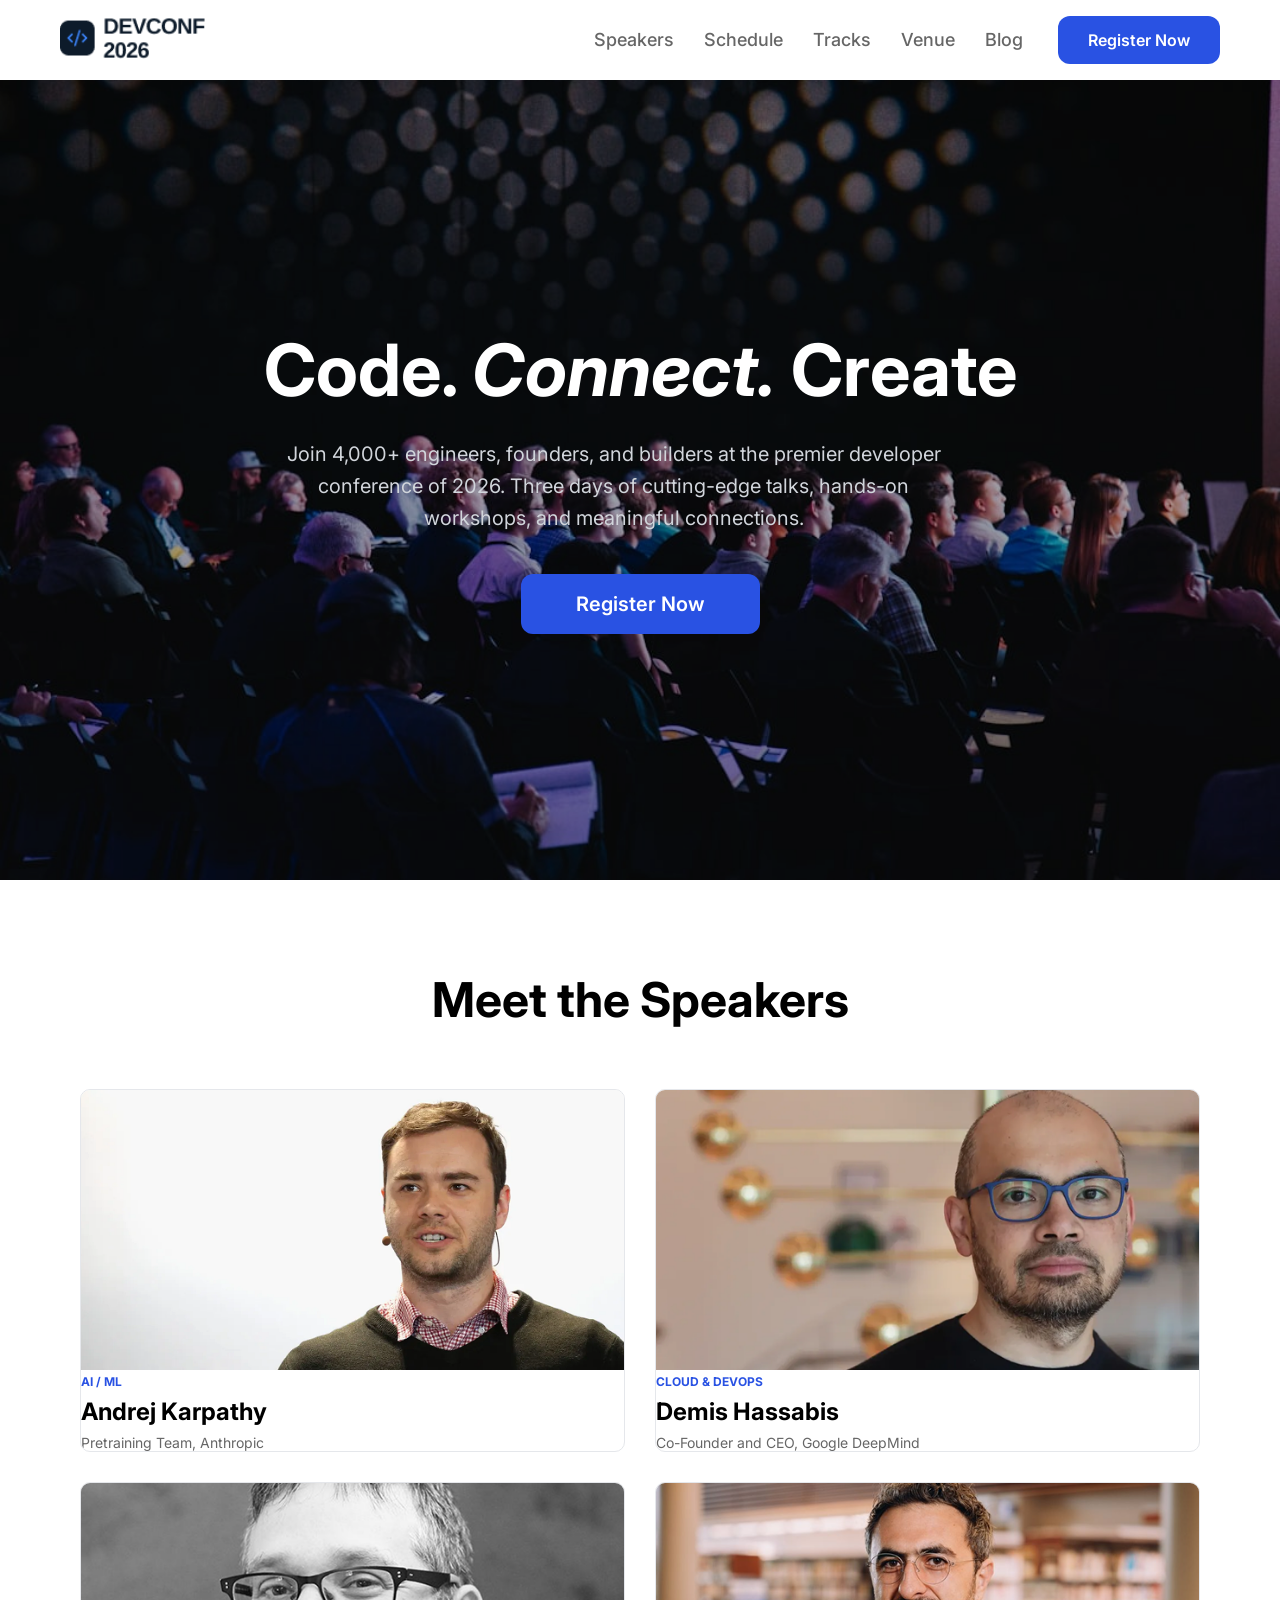
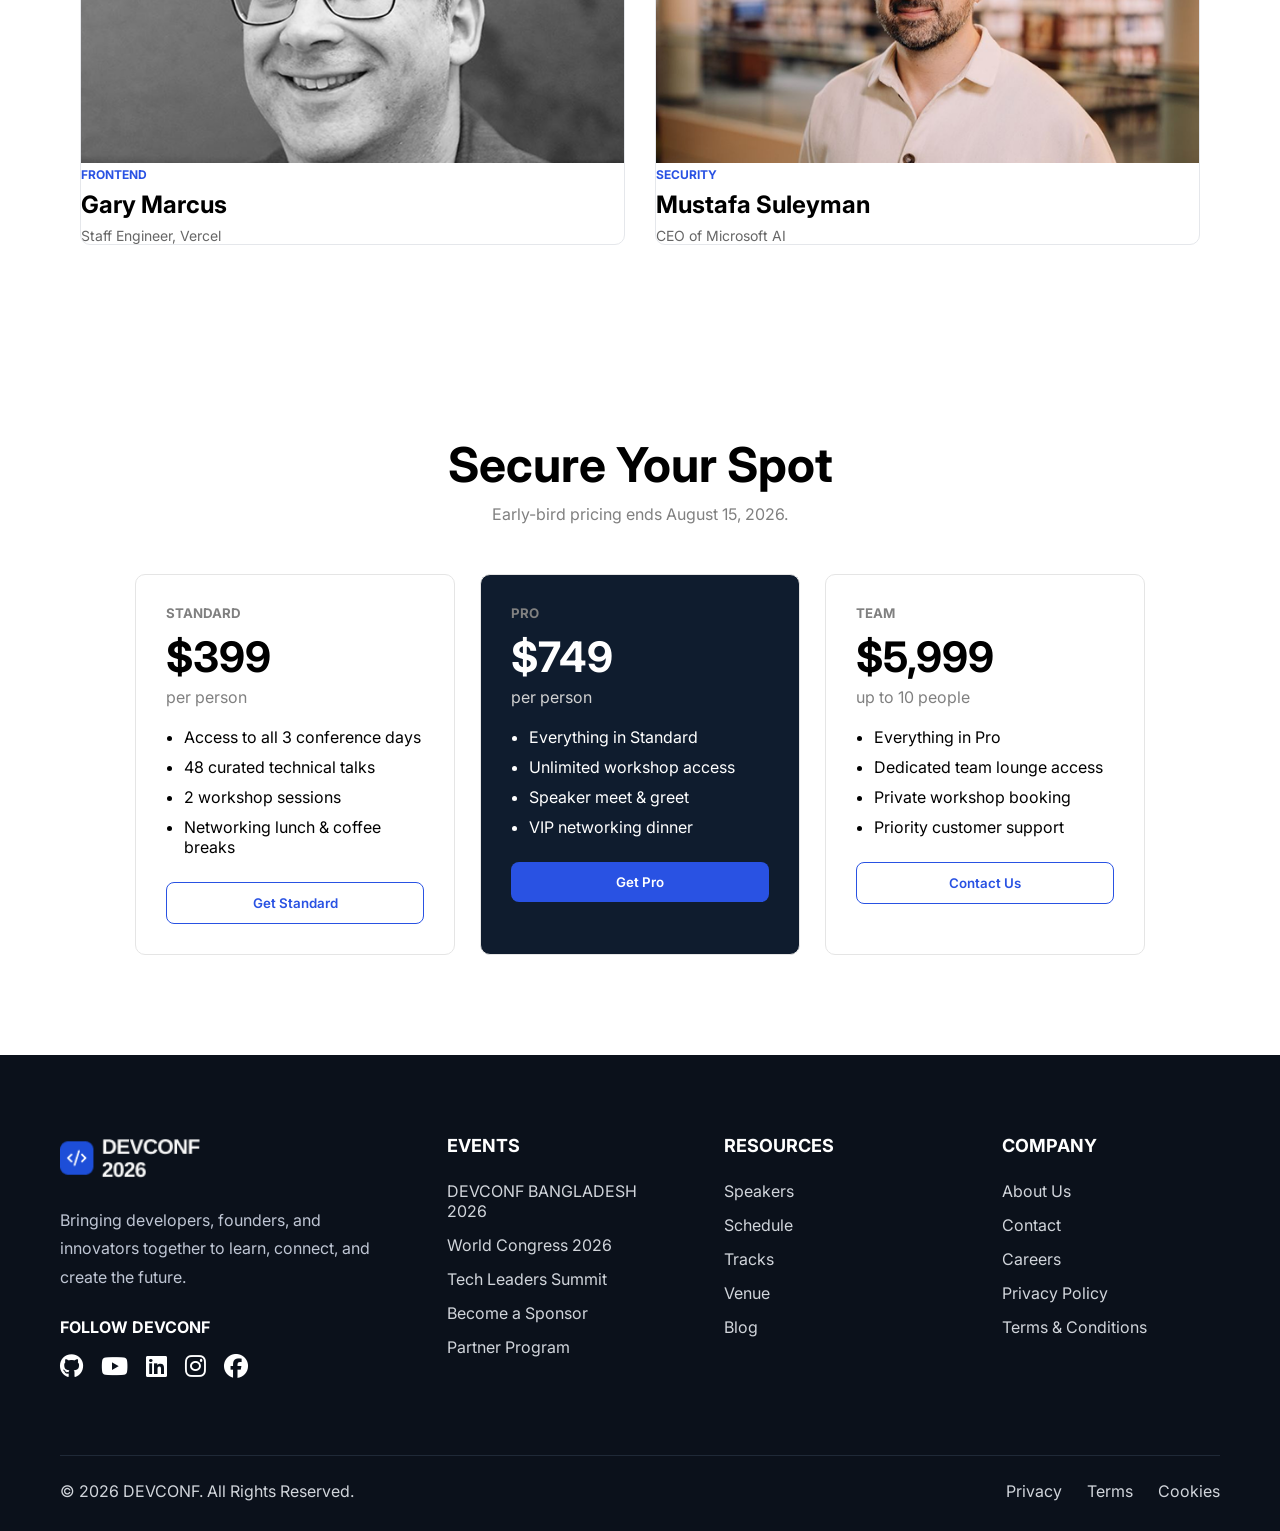
<file: index.html>
<!DOCTYPE html>
<html lang="en">
<head>
    <meta charset="UTF-8">
    <meta name="viewport" content="width=device-width, initial-scale=1.0">
    <title> Developer Conference 2026 </title>
    <link rel="stylesheet" href="./styles/style.css">

<link rel="stylesheet"
href="https://cdnjs.cloudflare.com/ajax/libs/font-awesome/6.5.2/css/all.min.css">



<link rel="preconnect" href="https://fonts.googleapis.com">
<link rel="preconnect" href="https://fonts.gstatic.com" crossorigin>

<link href="https://fonts.googleapis.com/css2?family=Inter:wght@100..900&display=swap" rel="stylesheet">


</head>
<body>
    <!-- Navigation Bar -->
    <header>
    <nav class="navbar">

        <div class="logo">
            <img src="./assets/logo.png" alt="DEVCONF 2026 Logo">
        </div>

        <ul class="nav-links">
            <li><a href="#speakers">Speakers</a></li>
            <li><a href="#schedule">Schedule</a></li>
            <li><a href="#tracks">Tracks</a></li>
            <li><a href="#venue">Venue</a></li>
            <li><a href="#blog">Blog</a></li>
        </ul>

       <a href="register.html" class="register01-btn"> Register Now </a>
    
    </nav>
</header>

<!-- Banner Section -->

 <section class="banner">

    <div class="banner-content">

        <h1>
            Code. <em>Connect.</em> Create
        </h1>

        <p>
            Join 4,000+ engineers, founders, and builders at the premier
            developer conference of 2026. Three days of cutting-edge talks,
            hands-on workshops, and meaningful connections.
        </p>

        <a href="register.html" class="register02-btn">Register Now</a>

    </div>

</section>

<!-- Speakers Section -->

<section class="speakers-section">

    <h2 class="section-title">Meet the Speakers</h2>

    <div class="speaker-container">

        <div class="speaker-card">
            <img src="./assets/andrej.png" alt="Andrej Karpathy">

            <div class="speaker-info">
                <h5>AI / ML</h5>
                <h3>Andrej Karpathy</h3>
                <p>Pretraining Team, Anthropic</p>
            </div>
        </div>

        <div class="speaker-card">
            <img src="./assets/demis.png" alt="Demis Hassabis">

            <div class="speaker-info">
                <h5>Cloud & DevOps</h5>
                <h3>Demis Hassabis</h3>
                <p>Co-Founder and CEO, Google DeepMind</p>
            </div>
        </div>

        <div class="speaker-card">
            <img src="./assets/gary.png" alt="Gary Marcus">

            <div class="speaker-info">
                <h5>Frontend</h5>
                <h3>Gary Marcus</h3>
                <p>Staff Engineer, Vercel</p>
            </div>
        </div>

        <div class="speaker-card">
            <img src="./assets/mustafa.png" alt="Mustafa Suleyman">

            <div class="speaker-info">
                <h5>Security</h5>
                <h3>Mustafa Suleyman</h3>
                <p>CEO of Microsoft AI</p>
            </div>
        </div>

    </div>

</section>

<!-- Pricing Section -->

<section class="pricing">

    <h2>Secure Your Spot</h2>
    <p class="pricing-subtitle">
        Early-bird pricing ends August 15, 2026.
    </p>

    <div class="pricing-cards">

        <!-- Card 1 -->
        <div class="card">
            <h5>STANDARD</h5>
            <h3>$399</h3>
            <p>per person</p>

            <ul>
                <li>Access to all 3 conference days</li>
                <li>48 curated technical talks</li>
                <li>2 workshop sessions</li>
                <li>Networking lunch & coffee breaks</li>
            </ul>

            <button class="price-btn">Get Standard</button>
        </div>

        <!-- Card 2 -->
        <div class="card pro">
            <h5>PRO</h5>
            <h3>$749</h3>
            <p>per person</p>

            <ul>
                <li>Everything in Standard</li>
                <li>Unlimited workshop access</li>
                <li>Speaker meet & greet</li>
                <li>VIP networking dinner</li>
            </ul>

            <button class="price-btn pro-btn">Get Pro</button>
        </div>

        <!-- Card 3 -->
        <div class="card">
            <h5>TEAM</h5>
            <h3>$5,999</h3>
            <p>up to 10 people</p>

            <ul>
                <li>Everything in Pro</li>
                <li>Dedicated team lounge access</li>
                <li>Private workshop booking</li>
                <li>Priority customer support</li>
            </ul>

            <button class="price-btn">Contact Us</button>
        </div>

    </div>

</section>

<!-- My placeholder -->

<footer class="footer">

    <div class="footer-top">

        <div class="footer-column"> 
          <img src="./assets/footer-logo.png" alt="DEVCONF 2026 Logo" class="footer-logo">

            <p>
                Bringing developers, founders, and innovators together
                to learn, connect, and create the future.
            </p>

            <h4 class="social-title">FOLLOW DEVCONF</h4>

            <div class="social-icons">

                <a href="https://github.com/programminghero1">
                    <i class="fa-brands fa-github"></i>
                </a>

                <a href="https://www.youtube.com/@programmingherobangladesh">
                    <i class="fa-brands fa-youtube"></i>
                </a>

                <a href="https://www.linkedin.com/company/programminghero">
                    <i class="fa-brands fa-linkedin"></i>
                </a>

                <a href="https://www.instagram.com/programminghero/">
                    <i class="fa-brands fa-instagram"></i>
                </a>

                <a href="https://www.facebook.com/programmingherowebcourse">
                    <i class="fa-brands fa-facebook"></i>
                </a>

            </div>
        </div>

        <div class="footer-column">
            <h3>EVENTS</h3>

            <a href="#">DEVCONF BANGLADESH 2026</a>
            <a href="#">World Congress 2026</a>
            <a href="#">Tech Leaders Summit</a>
            <a href="#">Become a Sponsor</a>
            <a href="#">Partner Program</a>
        </div>

        <div class="footer-column">
            <h3>RESOURCES</h3>

            <a href="#">Speakers</a>
            <a href="#">Schedule</a>
            <a href="#">Tracks</a>
            <a href="#">Venue</a>
            <a href="#">Blog</a>
        </div>

        <div class="footer-column">
            <h3>COMPANY</h3>

            <a href="#">About Us</a>
            <a href="#">Contact</a>
            <a href="#">Careers</a>
            <a href="#">Privacy Policy</a>
            <a href="#">Terms & Conditions</a>
        </div>

    </div>

    <div class="footer-bottom">

        <p>© 2026 DEVCONF. All Rights Reserved.</p>

        <div class="footer-links">
            <a href="#">Privacy</a>
            <a href="#">Terms</a>
            <a href="#">Cookies</a>
        </div>

    </div>

</footer>




</body>
</html>
</file>
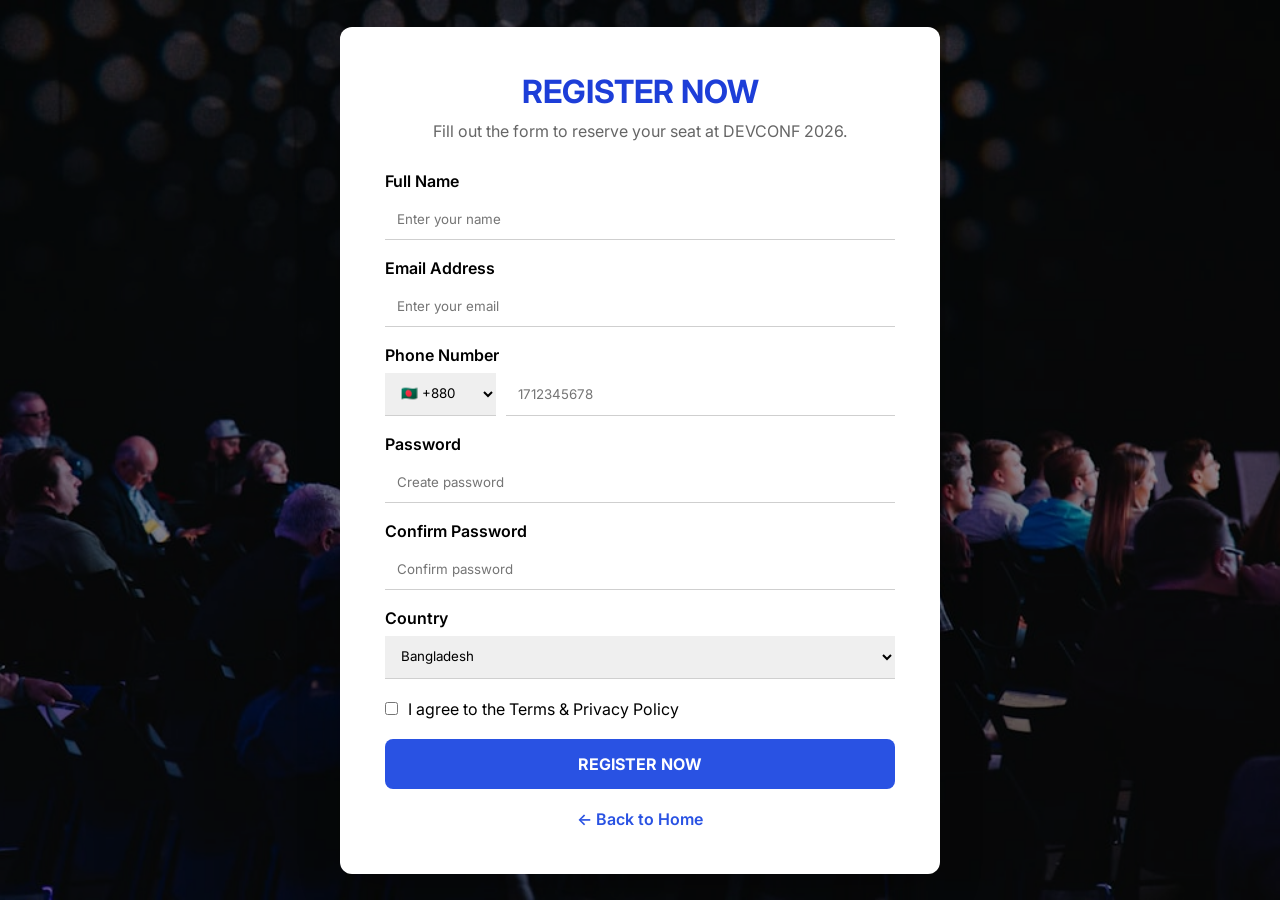
<file: register.html>
<!DOCTYPE html>
<html lang="en">
<head>
    <meta charset="UTF-8">
    <meta name="viewport" content="width=device-width, initial-scale=1.0">
    <title>Register | DEVCONF 2026</title>

    <link rel="stylesheet" href="./styles/register.css">

<link rel="preconnect" href="https://fonts.googleapis.com">
<link rel="preconnect" href="https://fonts.gstatic.com" crossorigin>

<link href="https://fonts.googleapis.com/css2?family=Inter:wght@100..900&display=swap" rel="stylesheet">

</head>
<body>

<div class="register-container">

    <h1>REGISTER NOW</h1>

    <p>
        Fill out the form to reserve your seat at DEVCONF 2026.
    </p>

    <form>

        <div class="input-group">
            <label>Full Name</label>
            <input type="text" placeholder="Enter your name">
        </div>

        <div class="input-group">
            <label>Email Address</label>
            <input type="email" placeholder="Enter your email">
        </div>

        <div class="input-group">
            <label>Phone Number</label>

            <div class="phone-box">

                <select>
                    <option selected>🇧🇩 +880</option>
                    <option>🇮🇳 +91</option>
                    <option>🇵🇰 +92</option>
                    <option>🇳🇵 +977</option>
                    <option>🇺🇸 +1</option>
                </select>

                <input type="tel" placeholder="1712345678">

            </div>
        </div>

        <div class="input-group">
            <label>Password</label>
            <input type="password" placeholder="Create password">
        </div>

        <div class="input-group">
            <label>Confirm Password</label>
            <input type="password" placeholder="Confirm password">
        </div>

        <div class="input-group">
            <label>Country</label>

            <select>
                <option selected>Bangladesh</option>
                <option>India</option>
                <option>Pakistan</option>
                <option>Nepal</option>
                <option>United States</option>
            </select>
        </div>

        <div class="checkbox">
            <input type="checkbox">
            <span>I agree to the Terms & Privacy Policy</span>
        </div>

        <button type="submit" class="submit-btn">
            REGISTER NOW
        </button>

    </form>

    <a href="index.html" class="back-home">
        ← Back to Home
    </a>

</div>

</body>
</html>
</file>
<file: styles/style.css>
/* Reset */
*{
    font-family: "Inter", sans-serif;
    margin: 0;
    padding: 0;
    box-sizing: border-box;
}



/* Navbar */
.navbar{
    display: flex;
justify-content: space-between;
    align-items: center;
    padding: 14px 60px;
    background-color: #ffffff;
}

/* Logo */
.logo{
    flex: 1;
}

.logo img{
    width: 145px;
    height: auto;
}

/* Navigation Links */
.nav-links{
    flex: 1;
    display: flex;
    justify-content: center;
    gap: 30px;
    list-style: none;
    

}

.nav-links a{
    text-decoration: none;
    color: #666666;
    font-size: 18px;
    font-weight: 500;
}

/* Button */
.register01-btn{
    background-color: #2952E3;
    color: white;
    border: none;
    padding: 14px 30px;
    border-radius: 12px;
    font-size: 16px;
    font-weight: 600;
    cursor: pointer;
}

/* banner section */

.banner{
background-size: cover;
background-position: center;

align-items: center;
text-align: center;

}

.register02-btn{
    background-color: #2952E3;
    color: white;
    border: none;
    padding: 18px 55px;
    border-radius: 12px;
    font-size: 20px;
    font-weight: 600;
    cursor: pointer;
}




.banner{
    background-image: url("../assets/banner.jpg");
    background-size: cover;
    background-position: center;

    height: 800px;

    display: flex;
    justify-content: center;
    align-items: center;

    text-align: center;



box-shadow: inset 0 0 0 1000px rgba(0,0,0,0.35);

}

.banner-content{
    max-width: 850px;
}


.banner-content h1{
    color: white;
    
    margin-bottom: 25px;

    
    font-size: 72px;
    font-weight: 700;
}


.banner-content p{
    color: #d1d5db;
    font-size: 20px;
    line-height: 1.6;
    margin-bottom: 40px;
    max-width: 700px;
}





/* Speakers Section */

.speakers-section{
    padding: 90px 80px;
    background-color: white;
}

.section-title{
    text-align: center;
    font-size: 48px;
    font-weight: 700;

    margin-bottom: 60px;
}

.speaker-container{
    display: grid;

    grid-template-columns: repeat(2, 1fr);

    gap: 30px;

    max-width: 1200px;

    margin: 0 auto;
}



.speaker-card{
    border: 1px solid #E5E7EB;

    border-radius: 10px;

    overflow: hidden;

    background-color: white;
}

.speaker-card img{
    width: 100%;

    height: 280px;

    object-fit: cover;
}

.speaker-info h5{
    color: #2952E3;

    font-size: 12px;

    margin-bottom: 8px;

    text-transform: uppercase;
}


.speaker-info h3{
    font-size: 24px;

    margin-bottom: 8px;
}


.speaker-info p{
    color: #666666;

    font-size: 14px;
}



/* Pricing Section */

.pricing{
    padding: 100px 80px;
    text-align: center;
}

.pricing h2{
    font-size: 48px;
    margin-bottom: 10px;
}

.pricing-subtitle{
    color: gray;
    margin-bottom: 50px;
}

.pricing-cards{
    display: flex;
    justify-content: center;
    gap: 25px;
}

.card{
    width: 320px;
    padding: 30px;
    border: 1px solid #e5e5e5;
    border-radius: 10px;
    text-align: left;
    background-color: white;
}

.card h5{
    color: gray;
    margin-bottom: 10px;
}

.card h3{
    font-size: 42px;
    margin-bottom: 5px;
}

.card p{
    color: gray;
    margin-bottom: 20px;
}

.card ul{
    margin-bottom: 25px;
    padding-left: 18px;
}

.card ul li{
    margin-bottom: 10px;
}

.price-btn{
    width: 100%;
    padding: 12px;
    border: 1px solid #2952E3;
    border-radius: 8px;
    background: white;
    color: #2952E3;
    font-weight: 600;
    cursor: pointer;
}

/* Middle Card */

.pro{
    background-color: #0F1C2E;
    color: white;
}

.pro p{
    color: #d1d1d1;
}

.pro-btn{
    background-color: #2952E3;
    color: white;
    border: none;
}


/* My placeholder */


.footer-logo {
    width: 140px;
    height: auto;
    margin-bottom: 25px;
    display: block;
}




.footer{
    background: #0B111B;
    padding: 80px 60px 30px;
}

.footer-top{
    max-width: 1300px;
    margin: 0 auto;

    display: grid;
    grid-template-columns: 1.5fr 1fr 1fr 1fr;

    gap: 60px;
}

.footer-column{
    display: flex;
    flex-direction: column;
}

.footer-column h3{
    color: white;
    font-size: 18px;
    margin-bottom: 25px;
}

.footer-column p{
    color: #BFC6D4;
    line-height: 1.8;
    margin-bottom: 25px;
}

.footer-column a{
    text-decoration: none;
    color: #D1D5DB;

    margin-bottom: 14px;

    transition: 0.3s;
}

.footer-column a:hover{
    color: #2952E3;
}

.social-title{
    color: white;
    margin-bottom: 15px;
    font-size: 16px;
}

.social-icons{
    display: flex;
    gap: 18px;
}

.social-icons a{
    color: white;
    font-size: 24px;
}

.social-icons a:hover{
    color: #2952E3;
}

.footer-bottom{
    max-width: 1300px;
    margin: 60px auto 0;

    padding-top: 25px;

    border-top: 1px solid #1F2937;

    display: flex;
    justify-content: space-between;
    align-items: center;
}

.footer-bottom p{
    color: #D1D5DB;
}

.footer-links{
    display: flex;
    gap: 25px;
}

.footer-links a{
    text-decoration: none;
    color: #D1D5DB;
}

.footer-links a:hover{
    color: #2952E3;
}

.register01-btn,
.register02-btn{
    text-decoration: none;
    display: inline-block;
}
</file>
<file: styles/register.css>
*{
    font-family: "Inter", sans-serif;
    margin:0;
    padding:0;
    box-sizing:border-box;
}

body{
    min-height:100vh;

    display:flex;
    justify-content:center;
    align-items:center;

    background-image:url("../assets/banner.jpg");
    background-size:cover;
    background-position:center;

    box-shadow: inset 0 0 0 1000px rgba(0,0,0,.45);
}

.register-container{

    width:100%;
    max-width:600px;

    background:white;

    padding:45px;

    border-radius:12px;

    box-shadow:0 15px 40px rgba(0,0,0,.25);
}

.register-container h1{

    text-align:center;

    color:#1D3ED8;

    margin-bottom:10px;
}

.register-container p{

    text-align:center;

    color:#666;

    margin-bottom:30px;
}

.input-group{
    margin-bottom:18px;
}

.input-group label{

    display:block;

    margin-bottom:8px;

    font-weight:600;
}

.input-group input,
.input-group select{

    width:100%;

    padding:12px;

    border:none;

    border-bottom:1px solid #cfcfcf;

    outline:none;
}

.phone-box{

    display:flex;

    gap:10px;
}

.phone-box select{
    width:140px;
}

.checkbox{

    margin:20px 0;

    display:flex;

    gap:10px;

    align-items:center;
}

.submit-btn{

    width:100%;

    border:none;

    background:#2952E3;

    color:white;

    padding:15px;

    border-radius:8px;

    cursor:pointer;

    font-weight:700;

    font-size:16px;
}

.back-home{

    display:block;

    text-align:center;

    margin-top:20px;

    text-decoration:none;

    color:#2952E3;

    font-weight:600;
}
</file>
